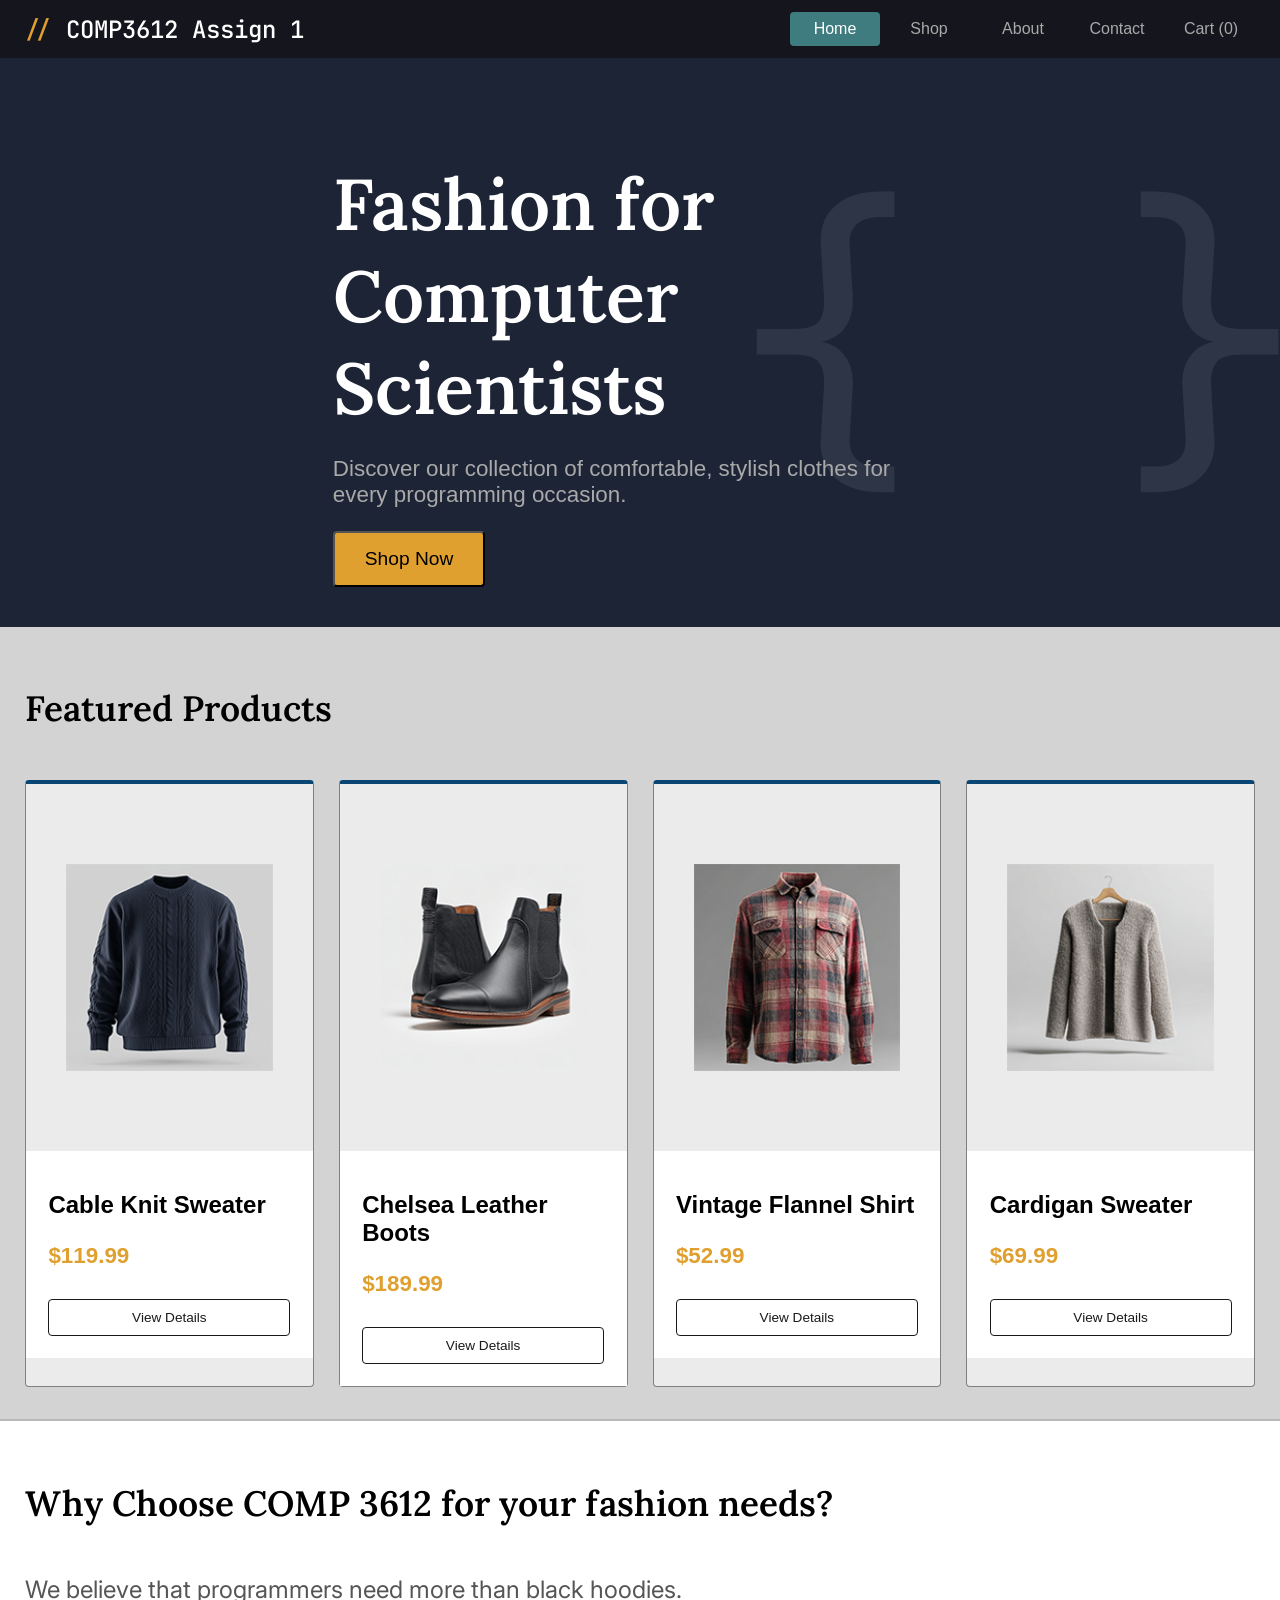
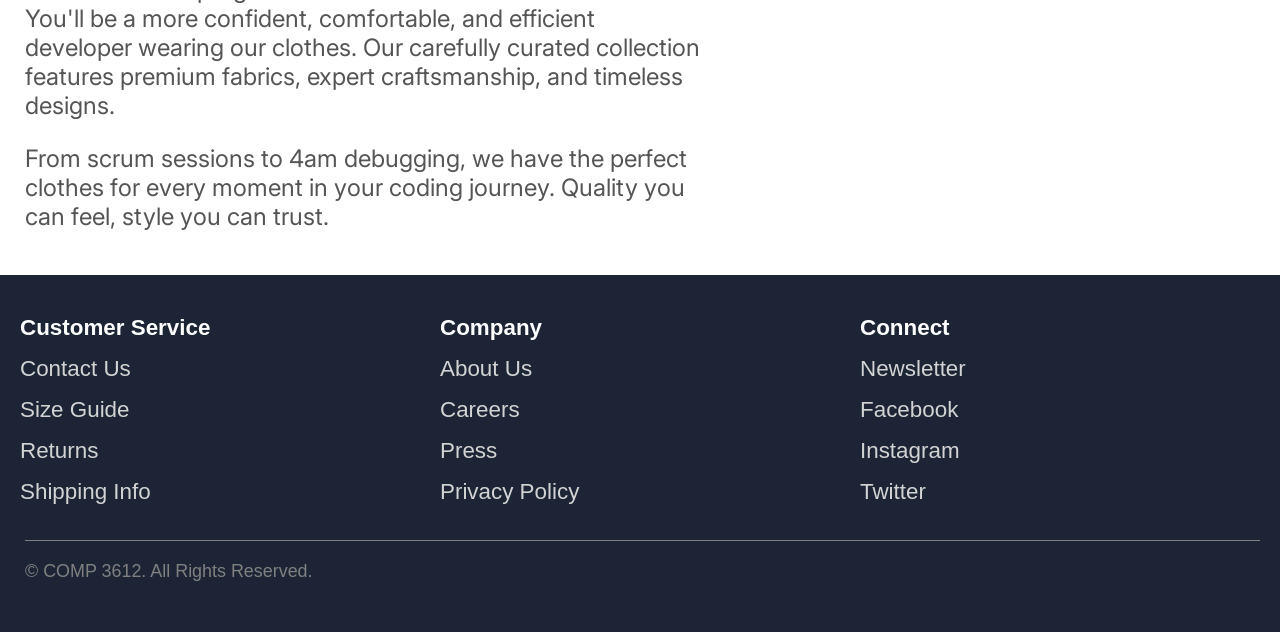
<file: index.html>
<!DOCTYPE html>
<html lang="en">
<head>
    <meta charset="UTF-8">
    <meta name="viewport" content="width=device-width, initial-scale=1">
    <title>COMP3612 Assign 1 | Home</title>
    <link rel="preconnect" href="https://fonts.googleapis.com">
    <link rel="preconnect" href="https://fonts.gstatic.com" crossorigin>
    <link href="https://fonts.googleapis.com/css2?family=Inter:wght@400;500;600&family=JetBrains+Mono:wght@400;500&family=Lora:wght@600&display=swap" rel="stylesheet">
    <link rel="stylesheet" href="styles.css">
</head>
<body>
    <header>
        <a class="title" href="index.html"><span class="highlight">// </span>COMP3612 Assign 1</a>
        <nav class="actions" aria-label="Main">
                <a href="index.html" class="active" aria-current="page">Home</a>
                <a href="#">Shop</a>
                <a href="about.html">About</a>
                <a href="#">Contact</a>
                <a href="#">Cart (0)</a>
        </nav>
    </header>

    <main>
        <section class="hero">
            <h1 class="hero-title">Fashion for Computer Scientists</h1>
            <p class="hero-description">Discover our collection of comfortable, stylish clothes for every programming occasion.</p>
            <button type="button" class="hero-button">Shop Now</button>
        </section>

        <section class="featured">
            <h2 class="section-title">Featured Products</h2>
            <div class="cards">
                <article class="card">
                    <figure class="thumbnail">
                        <img src="data/images/003-small-front.png" alt="Cable Knit Sweater">
                    </figure>
                    <div class="card-content">
                        <h3 class="product-name">Cable Knit Sweater</h3>
                        <p class="product-price">$119.99</p>
                        <div class="card-actions">
                            <a class="btn-details" href="product.html">View Details</a>
                        </div>
                    </div>
                </article>
                <article class="card">
                    <figure class="thumbnail">
                        <img src="data/images/008-small-front.png" alt="Chelsea Leather Boots">
                    </figure>
                    <div class="card-content">
                        <h3 class="product-name">Chelsea Leather Boots</h3>
                        <p class="product-price">$189.99</p>
                        <div class="card-actions">
                            <a class="btn-details" href="#">View Details</a>
                        </div>
                    </div>
                </article>
                <article class="card">
                    <figure class="thumbnail">
                        <img src="data/images/011-small-front.png" alt="Vintage Flannel Shirt">
                    </figure>
                    <div class="card-content">
                        <h3 class="product-name">Vintage Flannel Shirt</h3>
                        <p class="product-price">$52.99</p>
                        <div class="card-actions">
                            <a class="btn-details" href="#">View Details</a>
                        </div>
                    </div>
                </article>
                <article class="card">
                    <figure class="thumbnail">
                        <img src="data/images/009-small-front.png" alt="Cardigan Sweater">
                    </figure>
                    <div class="card-content">
                        <h3 class="product-name">Cardigan Sweater</h3>
                        <p class="product-price">$69.99</p>
                        <div class="card-actions">
                            <a class="btn-details" href="#">View Details</a>
                        </div>
                    </div>
                </article>
            </div>
        </section>

        <section class="about">
            <h2 class="section-title">Why Choose COMP 3612 for your fashion needs?</h2>
            <p class="description">We believe that programmers need more than black hoodies. You'll be a more confident, comfortable, and efficient developer wearing our clothes. Our carefully curated collection features premium fabrics, expert craftsmanship, and timeless designs.</p>
            <p class="description">From scrum sessions to 4am debugging, we have the perfect clothes for every moment in your coding journey. Quality you can feel, style you can trust.</p>
        </section>
    </main>

    <footer>
        <nav class="footer-links" aria-label="Footer">
            <div>
                <h2>Customer Service</h2>
                <ul>
                    <li><a href="#">Contact Us</a></li>
                    <li><a href="#">Size Guide</a></li>
                    <li><a href="#">Returns</a></li>
                    <li><a href="#">Shipping Info</a></li>
                </ul>
            </div>
            <div>
                <h2>Company</h2>
                <ul>
                    <li><a href="about.html">About Us</a></li>
                    <li><a href="#">Careers</a></li>
                    <li><a href="#">Press</a></li>
                    <li><a href="#">Privacy Policy</a></li>
                </ul>
            </div>
            <div>
                <h2>Connect</h2>
                <ul>
                    <li><a href="#">Newsletter</a></li>
                    <li><a href="#">Facebook</a></li>
                    <li><a href="#">Instagram</a></li>
                    <li><a href="#">Twitter</a></li>
                </ul>
            </div>
        </nav>
        <p class="copyright-text">&copy; COMP 3612. All Rights Reserved.</p>
    </footer>
</body>
</html>
</file>
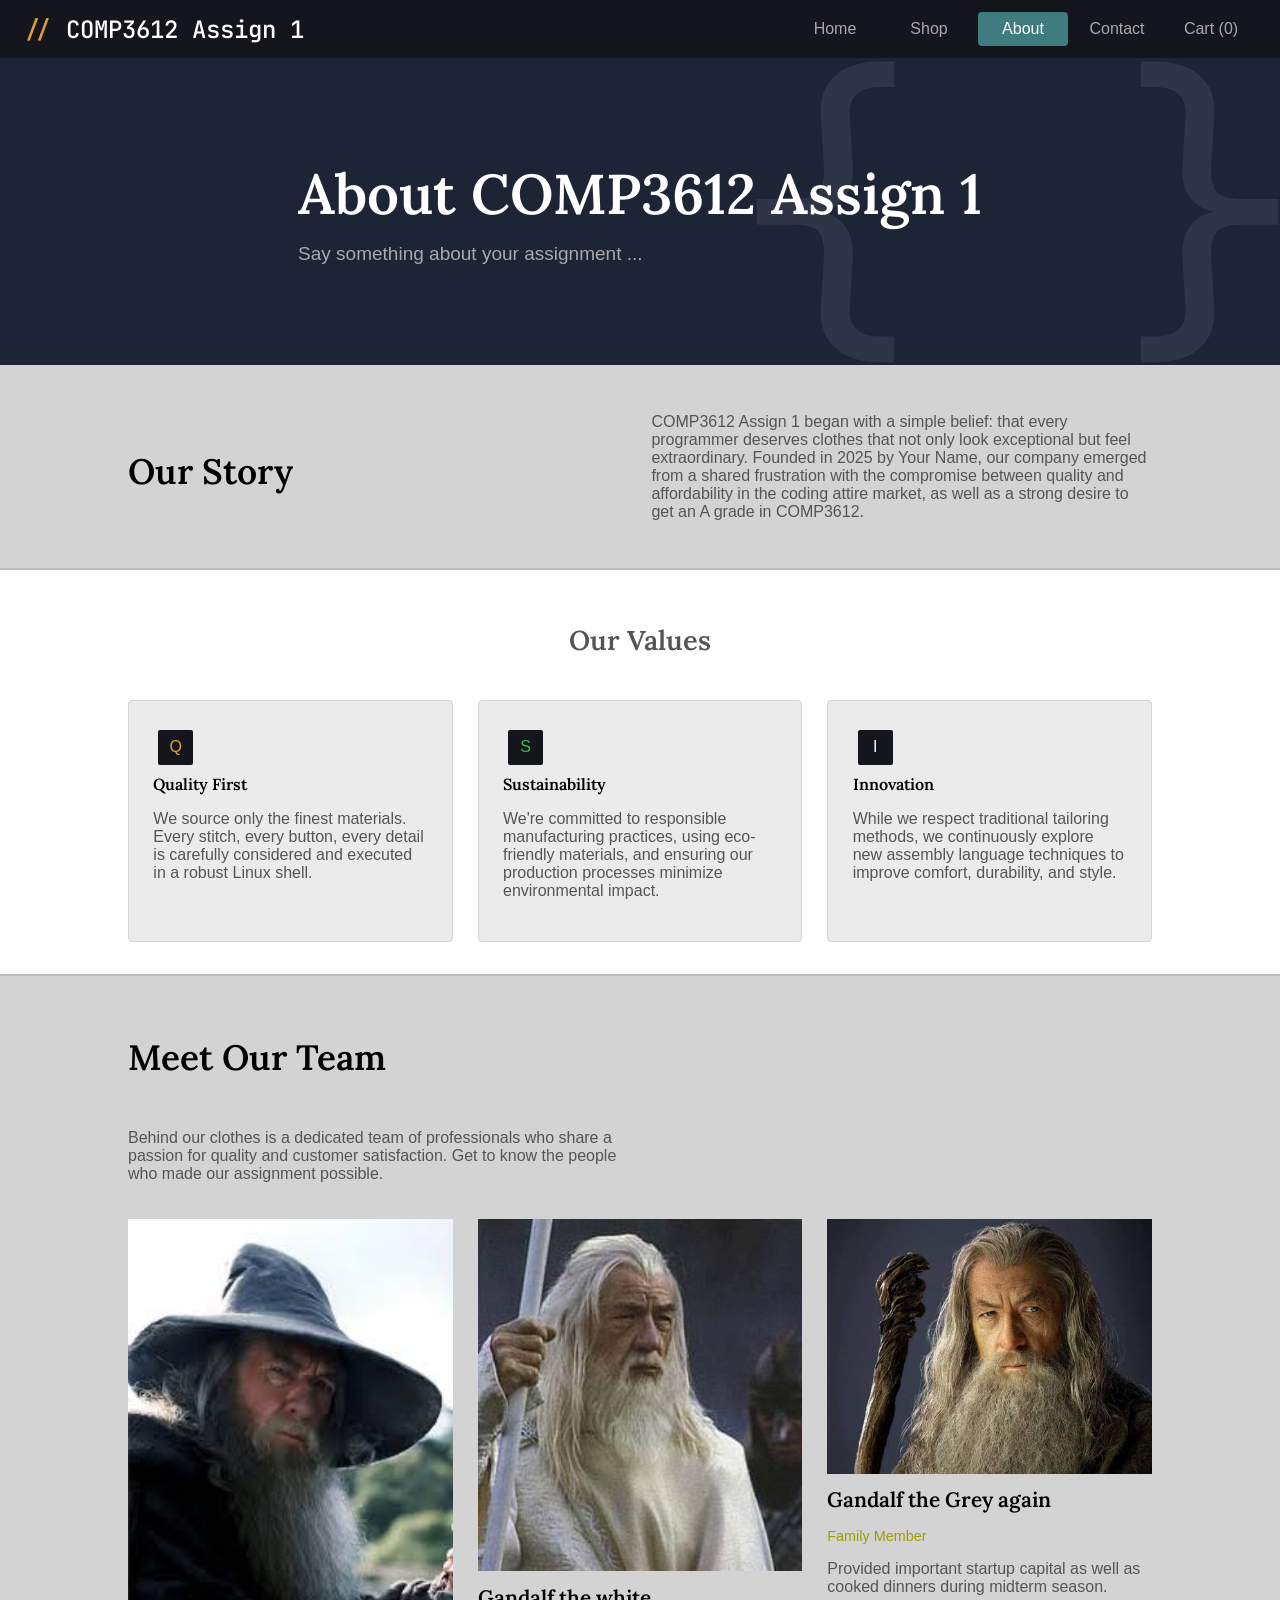
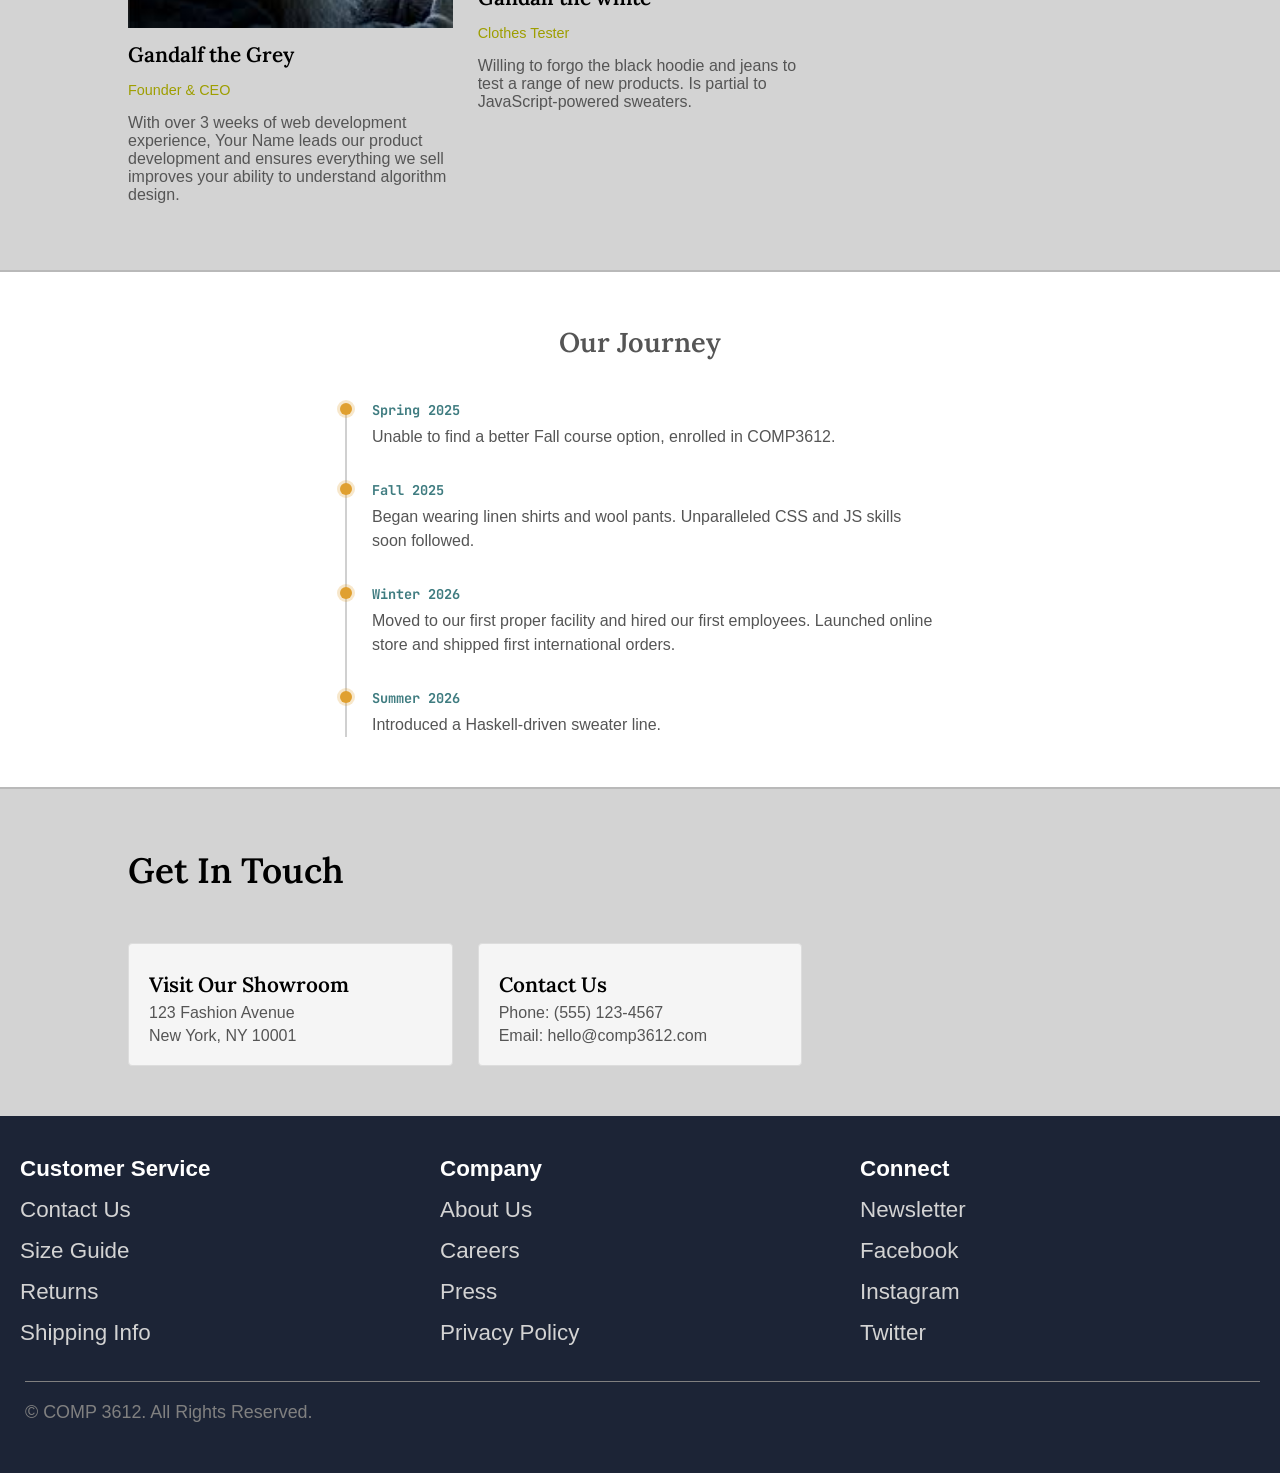
<file: about.html>
<!DOCTYPE html>
<html lang="en">
<head>
    <meta charset="UTF-8">
    <meta name="viewport" content="width=device-width, initial-scale=1">
    <title>About | COMP3612 Assign 1</title>
    <link rel="preconnect" href="https://fonts.googleapis.com">
    <link rel="preconnect" href="https://fonts.gstatic.com" crossorigin>
    <link href="https://fonts.googleapis.com/css2?family=Inter:wght@400;500;600&family=JetBrains+Mono:wght@400;500&family=Lora:wght@600&display=swap" rel="stylesheet">
    <link rel="stylesheet" href="styles.css">
</head>
<body>
    <header>
        <a class="title" href="index.html"><span class="highlight">// </span>COMP3612 Assign 1</a>
        <nav class="actions" aria-label="Main">
                <a href="index.html">Home</a>
                <a href="#">Shop</a>
                <a href="about.html" class="active" aria-current="page">About</a>
                <a href="#">Contact</a>
                <a href="#">Cart (0)</a>
        </nav>
    </header>

    <main>
        <section class="hero hero-about">
            <h1 class="hero-title">About COMP3612 Assign 1</h1>
            <p class="hero-description">Say something about your assignment ...</p>
        </section>

        <section class="story">
            <h2 class="section-title">Our Story</h2>
            <p>COMP3612 Assign 1 began with a simple belief: that every programmer deserves clothes that not only look exceptional but feel extraordinary. Founded in 2025 by Your Name, our company emerged from a shared frustration with the compromise between quality and affordability in the coding attire market, as well as a strong desire to get an A grade in COMP3612.</p>
        </section>

        <section class="values">
            <h2 class="section-title">Our Values</h2>
            <div class="cards">
                <article class="card-values">
                    <span class="value-icon quality" aria-hidden="true">Q</span>
                    <h3 class="about-title">Quality First</h3>
                    <p class="about-description">We source only the finest materials. Every stitch, every button, every detail is carefully considered and executed in a robust Linux shell.</p>
                </article>
                <article class="card-values">
                    <span class="value-icon sustainability" aria-hidden="true">S</span>
                    <h3 class="about-title">Sustainability</h3>
                    <p class="about-description">We're committed to responsible manufacturing practices, using eco-friendly materials, and ensuring our production processes minimize environmental impact.</p>
                </article>
                <article class="card-values">
                    <span class="value-icon innovation" aria-hidden="true">I</span>
                    <h3 class="about-title">Innovation</h3>
                    <p class="about-description">While we respect traditional tailoring methods, we continuously explore new assembly language techniques to improve comfort, durability, and style.</p>
                </article>
            </div>
        </section>

        <section class="team">
            <h2 class="section-title">Meet Our Team</h2>
            <p class="team-body">Behind our clothes is a dedicated team of professionals who share a passion for quality and customer satisfaction. Get to know the people who made our assignment possible.</p>
            <div class="cards">
                <article class="card-team">
                    <figure class="thumbnail-team">
                        <img src="data/images/portrait1.jfif" alt="Gandalf the Grey">
                    </figure>
                    <h3 class="team-name">Gandalf the Grey</h3>
                    <p class="team-title">Founder &amp; CEO</p>
                    <p class="team-description">With over 3 weeks of web development experience, Your Name leads our product development and ensures everything we sell improves your ability to understand algorithm design.</p>
                </article>
                <article class="card-team">
                    <figure class="thumbnail-team">
                        <img src="data/images/portrait2.jfif" alt="Gandalf the white">
                    </figure>
                    <h3 class="team-name">Gandalf the white</h3>
                    <p class="team-title">Clothes Tester</p>
                    <p class="team-description">Willing to forgo the black hoodie and jeans to test a range of new products. Is partial to JavaScript-powered sweaters.</p>
                </article>
                <article class="card-team">
                    <figure class="thumbnail-team">
                        <img src="data/images/portrait3.jfif" alt="Gandalf the Grey again">
                    </figure>
                    <h3 class="team-name">Gandalf the Grey again</h3>
                    <p class="team-title">Family Member</p>
                    <p class="team-description">Provided important startup capital as well as cooked dinners during midterm season.</p>
                </article>
            </div>
        </section>

        <section class="journey">
            <h2 class="section-title">Our Journey</h2>
            <ol class="timeline">
                <li class="timeline-item">
                    <p class="timeline-date">Spring 2025</p>
                    <p class="timeline-text">Unable to find a better Fall course option, enrolled in COMP3612.</p>
                </li>
                <li class="timeline-item">
                    <p class="timeline-date">Fall 2025</p>
                    <p class="timeline-text">Began wearing linen shirts and wool pants. Unparalleled CSS and JS skills soon followed.</p>
                </li>
                <li class="timeline-item">
                    <p class="timeline-date">Winter 2026</p>
                    <p class="timeline-text">Moved to our first proper facility and hired our first employees. Launched online store and shipped first international orders.</p>
                </li>
                <li class="timeline-item">
                    <p class="timeline-date">Summer 2026</p>
                    <p class="timeline-text">Introduced a Haskell-driven sweater line.</p>
                </li>
            </ol>
        </section>

        <section class="touch">
            <h2 class="section-title">Get In Touch</h2>
            <div class="cards">
                <article class="card-touch">
                    <h3 class="team-name">Visit Our Showroom</h3>
                    <address>
                        <p class="team-description">123 Fashion Avenue</p>
                        <p class="team-description">New York, NY 10001</p>
                    </address>
                </article>
                <article class="card-touch">
                    <h3 class="team-name">Contact Us</h3>
                    <address>
                        <p class="team-description">Phone: (555) 123-4567</p>
                        <p class="team-description">Email: hello@comp3612.com</p>
                    </address>
                </article>
            </div>
        </section>
    </main>

    <footer>
        <nav class="footer-links" aria-label="Footer">
            <div>
                <h2>Customer Service</h2>
                <ul>
                    <li><a href="#">Contact Us</a></li>
                    <li><a href="#">Size Guide</a></li>
                    <li><a href="#">Returns</a></li>
                    <li><a href="#">Shipping Info</a></li>
                </ul>
            </div>
            <div>
                <h2>Company</h2>
                <ul>
                    <li><a href="about.html">About Us</a></li>
                    <li><a href="#">Careers</a></li>
                    <li><a href="#">Press</a></li>
                    <li><a href="#">Privacy Policy</a></li>
                </ul>
            </div>
            <div>
                <h2>Connect</h2>
                <ul>
                    <li><a href="#">Newsletter</a></li>
                    <li><a href="#">Facebook</a></li>
                    <li><a href="#">Instagram</a></li>
                    <li><a href="#">Twitter</a></li>
                </ul>
            </div>
        </nav>
        <p class="copyright-text">&copy; COMP 3612. All Rights Reserved.</p>
    </footer>
</body>
</html>
</file>
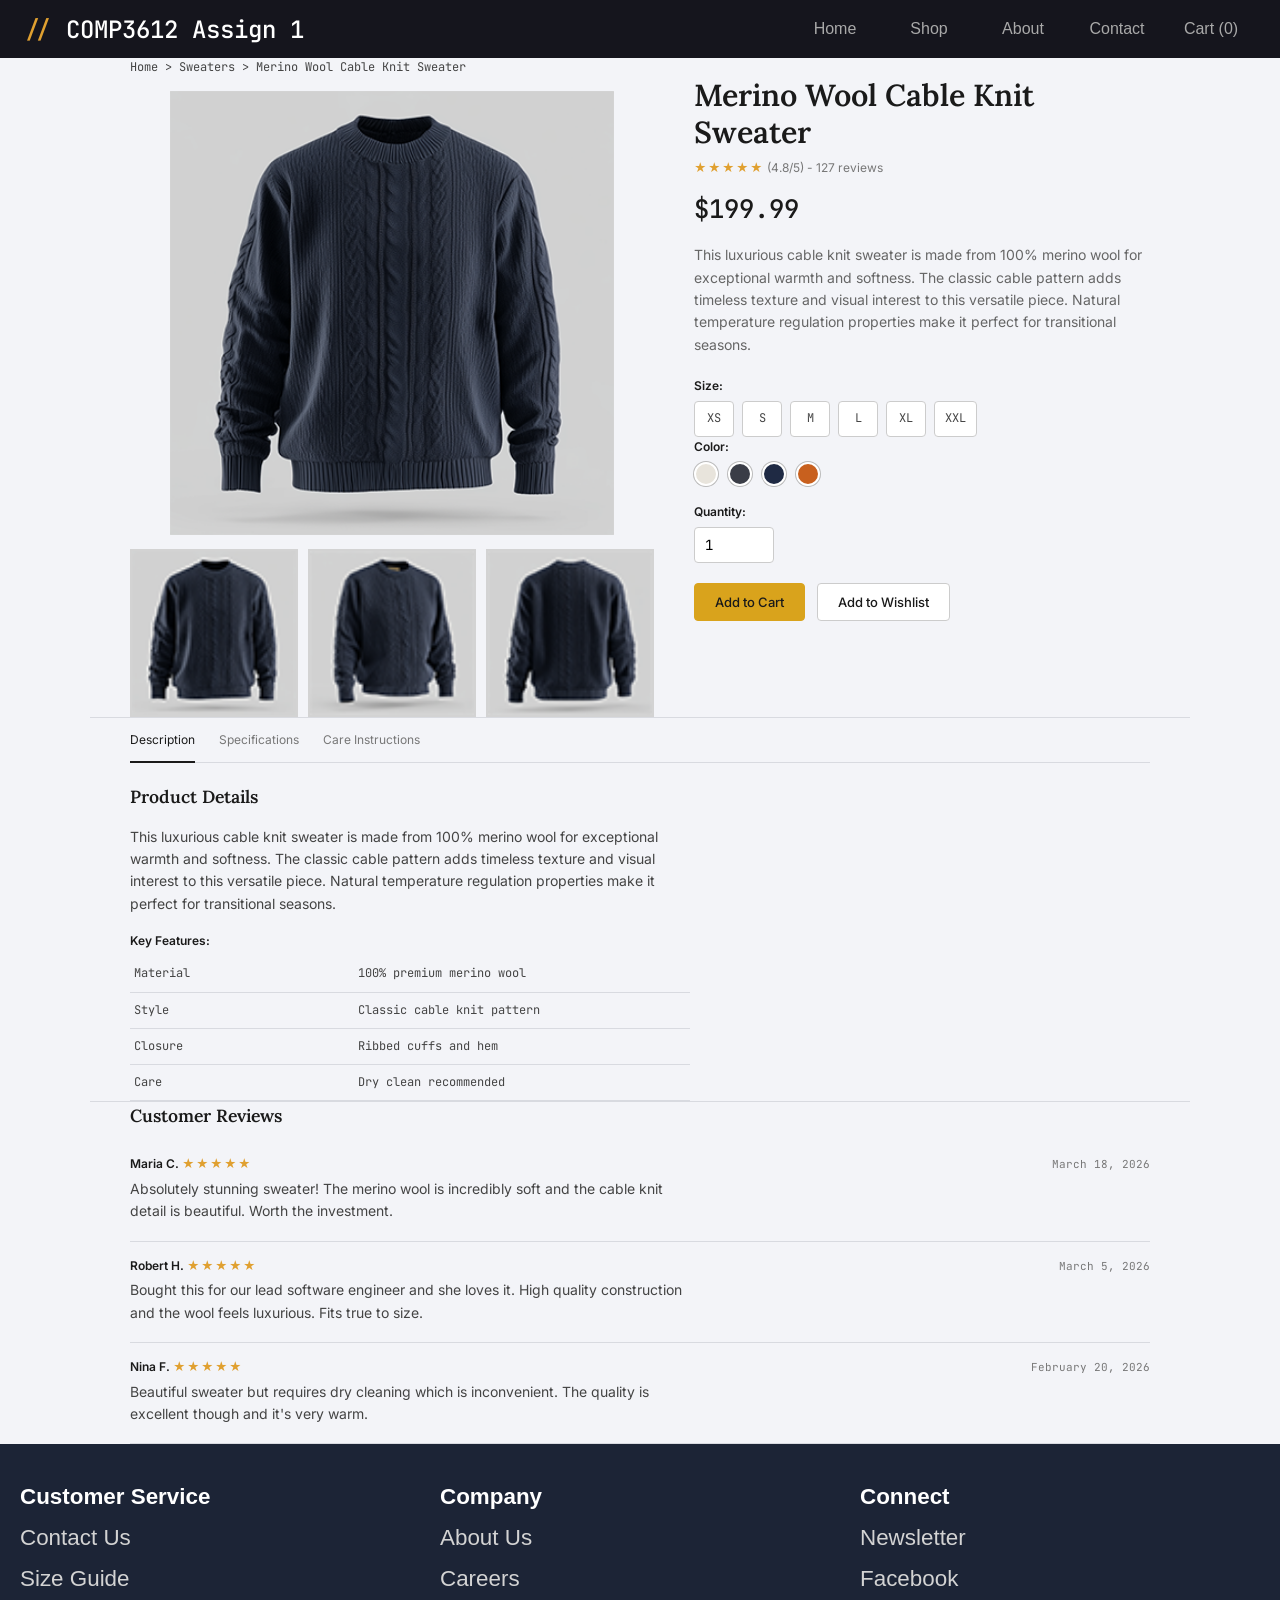
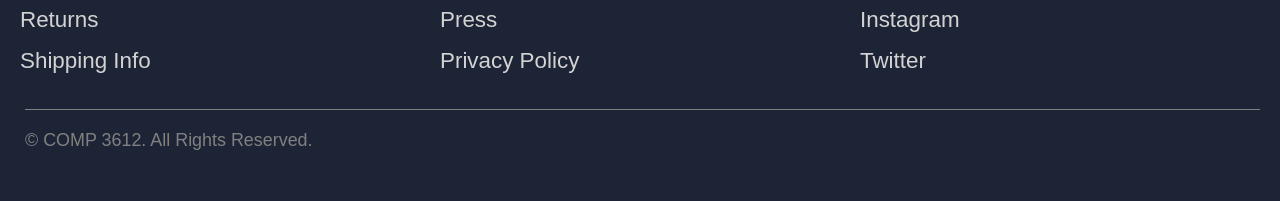
<file: product.html>
<!DOCTYPE html>
<html lang="en">
<head>
    <meta charset="UTF-8">
    <meta name="viewport" content="width=device-width, initial-scale=1">
    <title>Merino Wool Cable Knit Sweater | COMP3612 Assign 1</title>
    <link rel="preconnect" href="https://fonts.googleapis.com">
    <link rel="preconnect" href="https://fonts.gstatic.com" crossorigin>
    <link href="https://fonts.googleapis.com/css2?family=Inter:wght@400;500;600&family=JetBrains+Mono:wght@400;500&family=Lora:wght@600&display=swap" rel="stylesheet">
    <link rel="stylesheet" href="styles.css">
</head>
<body>
    <header>
        <a class="title" href="index.html"><span class="highlight">// </span>COMP3612 Assign 1</a>
        <nav class="actions" aria-label="Main">
                <a href="index.html">Home</a>
                <a href="#">Shop</a>
                <a href="about.html">About</a>
                <a href="#">Contact</a>
                <a href="#">Cart (0)</a>
        </nav>
    </header>

    <main class="product-page">

        <section class="path">
            <nav aria-label="Breadcrumb">
                <a href="index.html">Home</a> &gt;
                <a href="#">Sweaters</a> &gt;
                <span aria-current="page">Merino Wool Cable Knit Sweater</span>
            </nav>
        </section>

        <section class="item">
            <div class="gallery">
                <figure>
                    <img id="main-image" class="main-image" src="data/images/003-medium-front.png" alt="Merino wool cable knit sweater, front view">
                </figure>
                <div class="thumbs">
                    <img src="data/images/003-thumb-front.png" alt="Front view" class="thumb">
                    <img src="data/images/003-thumb-front-angle.png" alt="Angled front view" class="thumb">
                    <img src="data/images/003-thumb-back.png" alt="Back view" class="thumb">
                </div>
            </div>

            <!-- The Add to Cart button submits this form to the URL required by the assignment -->
            <form class="info" action="https://www.randyconnolly.com/tests/process.php" method="post">
                <h1 class="product-title">Merino Wool Cable Knit Sweater</h1>
                <p class="rating"><span class="stars" role="img" aria-label="4.8 out of 5 stars">★★★★★</span> (4.8/5) - 127 reviews</p>
                <p class="price">$199.99</p>
                <p class="blurb">This luxurious cable knit sweater is made from 100% merino wool for exceptional warmth and softness. The classic cable pattern adds timeless texture and visual interest to this versatile piece. Natural temperature regulation properties make it perfect for transitional seasons.</p>

                <fieldset class="option-group">
                    <legend>Size:</legend>
                    <div class="sizes">
                            <label class="size"><input type="radio" name="size" value="XS"><span>XS</span></label>
                            <label class="size"><input type="radio" name="size" value="S"><span>S</span></label>
                            <label class="size"><input type="radio" name="size" value="M"><span>M</span></label>
                            <label class="size"><input type="radio" name="size" value="L"><span>L</span></label>
                            <label class="size"><input type="radio" name="size" value="XL"><span>XL</span></label>
                            <label class="size"><input type="radio" name="size" value="XXL"><span>XXL</span></label>
                    </div>
                </fieldset>

                <fieldset class="option-group">
                    <legend>Color:</legend>
                    <div class="swatches">
                            <label class="swatch" title="Cream"><input type="radio" name="color" value="Cream" aria-label="Cream"><span style="--c:#e8e4dc"></span></label>
                            <label class="swatch" title="Charcoal"><input type="radio" name="color" value="Charcoal" aria-label="Charcoal"><span style="--c:#3a3d47"></span></label>
                            <label class="swatch" title="Navy"><input type="radio" name="color" value="Navy" aria-label="Navy"><span style="--c:#1f2a44"></span></label>
                            <label class="swatch" title="Rust"><input type="radio" name="color" value="Rust" aria-label="Rust"><span style="--c:#c8601e"></span></label>
                    </div>
                </fieldset>

                <label class="option-label" for="qty">Quantity:</label>
                <input id="qty" class="qty" type="number" name="quantity" min="1" value="1">

                <div class="buy-actions">
                    <button type="submit" class="btn-cart">Add to Cart</button>
                    <button type="button" class="btn-wishlist">Add to Wishlist</button>
                </div>
            </form>
        </section>

        <section class="details">
            <div class="tabs" role="tablist">
                <button type="button" class="tab active" role="tab" aria-selected="true" data-panel="panel-description">Description</button>
                <button type="button" class="tab" role="tab" aria-selected="false" data-panel="panel-specs">Specifications</button>
                <button type="button" class="tab" role="tab" aria-selected="false" data-panel="panel-care">Care Instructions</button>
            </div>

            <div id="panel-description" class="panel active" role="tabpanel">
                <h2>Product Details</h2>
                <p>This luxurious cable knit sweater is made from 100% merino wool for exceptional warmth and softness. The classic cable pattern adds timeless texture and visual interest to this versatile piece. Natural temperature regulation properties make it perfect for transitional seasons.</p>
                <p class="features-label">Key Features:</p>
                <table class="features">
                    <tbody>
                        <tr><th scope="row">Material</th><td>100% premium merino wool</td></tr>
                        <tr><th scope="row">Style</th><td>Classic cable knit pattern</td></tr>
                        <tr><th scope="row">Closure</th><td>Ribbed cuffs and hem</td></tr>
                        <tr><th scope="row">Care</th><td>Dry clean recommended</td></tr>
                    </tbody>
                </table>
            </div>

            <div id="panel-specs" class="panel" role="tabpanel">
                <h2>Specifications</h2>
                <table class="features">
                    <tbody>
                        <tr><th scope="row">Fit</th><td>Regular</td></tr>
                        <tr><th scope="row">Neckline</th><td>Crew neck</td></tr>
                        <tr><th scope="row">Weight</th><td>Medium weight</td></tr>
                        <tr><th scope="row">Origin</th><td>Imported</td></tr>
                    </tbody>
                </table>
            </div>

            <div id="panel-care" class="panel" role="tabpanel">
                <h2>Care Instructions</h2>
                <p>Dry clean recommended. If hand washing, use cold water and a wool-safe detergent, then lay flat to dry. Do not wring, tumble dry, or hang, as this stretches the knit.</p>
            </div>
        </section>

        <section class="reviews">
            <h2>Customer Reviews</h2>
            <article class="review">
                <div class="review-head">
                    <p class="reviewer">Maria C. <span class="stars" role="img" aria-label="5 out of 5 stars">★★★★★</span></p>
                    <time class="review-date" datetime="2026-03-18">March 18, 2026</time>
                </div>
                <p>Absolutely stunning sweater! The merino wool is incredibly soft and the cable knit detail is beautiful. Worth the investment.</p>
            </article>
            <article class="review">
                <div class="review-head">
                    <p class="reviewer">Robert H. <span class="stars" role="img" aria-label="5 out of 5 stars">★★★★★</span></p>
                    <time class="review-date" datetime="2026-03-05">March 5, 2026</time>
                </div>
                <p>Bought this for our lead software engineer and she loves it. High quality construction and the wool feels luxurious. Fits true to size.</p>
            </article>
            <article class="review">
                <div class="review-head">
                    <p class="reviewer">Nina F. <span class="stars" role="img" aria-label="5 out of 5 stars">★★★★★</span></p>
                    <time class="review-date" datetime="2026-02-20">February 20, 2026</time>
                </div>
                <p>Beautiful sweater but requires dry cleaning which is inconvenient. The quality is excellent though and it's very warm.</p>
            </article>
        </section>
    </main>

    <footer>
        <nav class="footer-links" aria-label="Footer">
            <div>
                <h2>Customer Service</h2>
                <ul>
                    <li><a href="#">Contact Us</a></li>
                    <li><a href="#">Size Guide</a></li>
                    <li><a href="#">Returns</a></li>
                    <li><a href="#">Shipping Info</a></li>
                </ul>
            </div>
            <div>
                <h2>Company</h2>
                <ul>
                    <li><a href="about.html">About Us</a></li>
                    <li><a href="#">Careers</a></li>
                    <li><a href="#">Press</a></li>
                    <li><a href="#">Privacy Policy</a></li>
                </ul>
            </div>
            <div>
                <h2>Connect</h2>
                <ul>
                    <li><a href="#">Newsletter</a></li>
                    <li><a href="#">Facebook</a></li>
                    <li><a href="#">Instagram</a></li>
                    <li><a href="#">Twitter</a></li>
                </ul>
            </div>
        </nav>
        <p class="copyright-text">&copy; COMP 3612. All Rights Reserved.</p>
    </footer>

    <script>
        // Tabs
        document.querySelectorAll('.tab').forEach(tab => {
            tab.addEventListener('click', () => {
                document.querySelectorAll('.tab').forEach(t => {
                    t.classList.remove('active');
                    t.setAttribute('aria-selected', 'false');
                });
                document.querySelectorAll('.panel').forEach(p => p.classList.remove('active'));
                tab.classList.add('active');
                tab.setAttribute('aria-selected', 'true');
                document.getElementById(tab.dataset.panel).classList.add('active');
            });
        });

        // Thumbnails swap the main image
        document.querySelectorAll('.thumb').forEach(thumb => {
            thumb.addEventListener('click', () => {
                document.getElementById('main-image').src = thumb.src;
            });
        });
    </script>
</body>
</html>
</file>
<file: styles.css>
body {
  font-family: Arial;
  margin: 0;
  padding: 0;
  font-size: 16px;
}

header {
  display: flex;
  flex-wrap: wrap;
  gap: 12px;
  justify-content: space-between; /* logo left, buttons right */
  align-items: center;            /* vertically center everything */
  padding: 12px 24px;
  background-color: #15151d;
  color: white;
}

header .title {
  text-decoration: none;
  font-family: 'JetBrains Mono', 'Fira Code', Consolas, monospace;
  font-weight: 500;
  font-size: 1.5rem;
  color: #fff;
}

header .highlight {
  color: #e0a030;
}




/* Header navigation links.
   CREDIT: written with help from Claude (Anthropic). Prompt: "update files to match the program specs"
   (assignment requires header items to be links with a hover colour change). */
header .actions {
  display: flex;
  flex-wrap: wrap;
  gap: 4px;
}

header .actions a {
  display: inline-block;
  min-width: 90px;
  box-sizing: border-box;
  padding: 8px 12px;
  text-align: center;
  text-decoration: none;
  color: darkgray;
  font-size: 16px;
  border-radius: 4px;
}

header .actions a:hover,
header .title:hover .highlight {
  color: #e0a030;           /* hover: text colour changes */
}

header .actions a.active {  /* current page (Home on index, About on about) */
  background-color: rgb(63, 124, 128);
  color: white;
}

header .actions a.active:hover {
  color: #e0a030;
}

main {
  display: flex;
  flex-direction: column;
  gap: 0;
  background-color: #f5f5f5;
  min-height: 400px; /* Ensure main content area has a minimum height */
}

.hero-title {
  font-family: 'Lora', Georgia, serif;
  font-weight: 600;
  font-size: 4.5rem;
  padding-right: 25%;
  color: #fff;
  margin-bottom: 0;
}
.hero {
  position: relative;           /* AI helped with this curly bracket thing */
  overflow: hidden;             /* AI helped with this curly bracket thing */
  background-color: #1c2436;
  color: darkgray;
  padding: 40px 26%;
  font-size: 1.4em;
}

.hero::after {
  content: "{ }";               /* AI helped with this curly bracket thing */
  position: absolute;           /* AI helped with this curly bracket thing */
  top: 50%;                     /* AI helped with this curly bracket thing */
  right: -2%;                   /* AI helped with this curly bracket thing */
  transform: translateY(-50%);  /* AI helped with this curly bracket thing */
  font-family: 'JetBrains Mono', Consolas, monospace;   /* AI helped with this curly bracket thing */
  font-size: 20rem;             /* AI helped with this curly bracket thing */
  line-height: 1;               /* AI helped with this curly bracket thing */
  color: rgba(255, 255, 255, 0.08);   /* AI helped with this curly bracket thing */
  pointer-events: none;         /* AI helped with this curly bracket thing */
  z-index: 0;
}

.hero > * {
  position: relative;           /* AI helped with this curly bracket thing */
  z-index: 1;                   /* AI helped with this curly bracket thing */
}
.hero-button{
  background-color: #e0a030;
  padding:15px 30px;
  border-radius: 4px;
  font-size: 1.2rem;
}

/* Smaller centred banner on the About page (reuses .hero and its curly-bracket background).
   CREDIT: written with help from Claude (Anthropic). Prompt: "update files to match the program specs". */
.hero-about {
  display: grid;
  justify-content: center;   /* centres the title block on the page */
  text-align: left;          /* but the caption lines up with the title's left edge */
  padding: 100px 10%;
}

.hero-about .hero-title {
  font-size: 3.5rem;
  padding-right: 0;
  margin: 0 0 0.25em;
}

.hero-about .hero-description {
  margin: 0;
  font-size: 0.85em;
}

.section-title{
  font-family: 'Lora', Georgia, serif;
  font-weight: 600;
  display: block;
  padding-top: 30px;
  padding-bottom: 20px;
  font-size: 2.2rem;
}

section.featured {
  background-color: lightgray;
  padding-left: 25px;
  padding-right: 25px;
  border-bottom: 2px solid rgb(185, 185, 185)
}

.description {
  width: 55%;
}

.card {
  background: rgb(235, 235, 235);
  margin-bottom: 2em;
  padding: 0;
  width: auto;
  border-radius: 4px;
  border:gray 1px solid;
  border-top: 4px solid rgb(10, 70, 115);
}

.card-content {
  padding-top: 1em;
  padding-bottom: 0;
  padding-left: 1.4em;
  padding-right: 1.4em;
  background-color: white;
}

.card-actions {
  display: flex;
  justify-content: space-between;
  flex-wrap: wrap;
  padding: 0.5em 0 1.4em 0;
  background-color: white;
}

.container {
  display: flex;
  align-items: center;
  justify-content: center;
}

.cards {
  display: grid;
  grid-template-columns: repeat(auto-fit, minmax(220px, 1fr));
  gap: 25px;
}

.card img {
  display: block;   
  width: 100%; 
  height: auto;
  margin: 80px auto; 
}

.card:hover {
  border: 1px solid #1a1a1a ;
  border-top: 4px solid rgb(185, 182, 0);
  box-shadow: 0 0 0 1px #1a1a1a;
}

.card:hover img {
  filter: saturate(150%);
}

.card .btn-details {
  display: block;
  text-align: center;
  text-decoration: none;
  font-size: 0.85rem;
  width: 100%;
  box-sizing: border-box;
  padding: 10px 0;
  background: white;
  color: #1a1a1a;
  border: 1px solid #1a1a1a;
  border-radius: 4px;
  cursor: pointer;
}

.card:hover .btn-details {
  background-color: #1a1a1a;
  color: white;
}

.product-name {
  font-weight: bold;
  font-size: 1.5em;
}

.product-price {
  font-weight: bold;
  color: #e0a030;
  font-size: 1.4em;
}

.about {
  padding-left: 10%;
  background-color: white;
  padding-left: 25px;
  padding-right: 25px;
  padding-bottom: 20px;
  font-size: 1.5em;
}

.description {
  font-family: 'Inter', Arial, sans-serif;
  color: #555;
}

.story {
  background-color: lightgray;
  padding: 25px 10%;
  border-bottom: 2px solid rgb(185, 185, 185);
  display: flex;
  flex-wrap: nowrap;
  align-items: center;
  gap: 35%
}

.story p{
  flex: 1;
  color: #555;
}

.story .section-title{
  flex-shrink: 0;
}

.values{
  background-color: white;
  padding-left: 10%;
  padding-right: 10%;
  border-bottom: 2px solid rgb(185, 185, 185)
}

.values .section-title{
  text-align: center;
  font-size: 1.7rem;
  color: #555;
}

.card-values{
  background: rgb(235, 235, 235);
  margin-bottom: 2em;
  padding: 7.5%;
  width: auto;
  border-radius: 4px;
  border:lightgray 1px solid;
}

.value-icon {   /* ai made the formatting on this better. prompt: "old code" how do I clean this up */
  display: flex;
  align-items: center;
  justify-content: center;
  width: 35px;
  height: 35px;
  margin: 5px;
  border-radius: 2px;
  background-color: #15151d; 
}

/* knowing I can do this came from the prior AI prompt*/
.value-icon.quality        { color: #e0a030; }
.value-icon.sustainability { color: #3fb950; }
.value-icon.innovation     { color: white; }

.about-title,
.team-name {
  font-family: 'Lora', Georgia, serif;
  font-weight: 600;
  margin: 0.6em 0 0.3em;
}

.about-title{
  color: black;
  font-size: 1em;
}

.about-description{
  color: #555;
}

.team{
  background-color: lightgray;
  padding-left: 10%;
  padding-right: 10%;
  padding-bottom: 50px;
  border-bottom: 2px solid rgb(185, 185, 185)
}


.card-team{
  background-color: lightgray;
}

.touch .cards {
  /* Three equal columns (two cards + an empty slot) on wide screens, fewer columns when narrow.
     The empty slot is done in CSS, so no blank <article> is needed in the HTML. */
  grid-template-columns: repeat(auto-fill, minmax(max(220px, calc((100% - 50px) / 3 - 1px)), 1fr));
}

.card-touch address {
  font-style: normal;
}

.card-touch p {
  margin: 0.3em 0;
  overflow-wrap: anywhere;
}

.thumbnail-team {
  margin: 0;
}

.card-team img {
  display: block;   
  width: 100%; 
  height: auto;
}

.team-body{
  padding-right: 50%;
  padding-bottom: 20px;
  color: #555;
}
.team-name{
  font-size: 1.3em;
  color: black;
}

.team-title{
  font-size: 0.9em;
  color: rgb(158, 158, 0);
}

.team-description{
  font-size: 1em;
  color: #555;
}

.journey{
  background-color: white;
  padding-left: 10%;
  padding-right: 10%;
  border-bottom: 2px solid rgb(185, 185, 185)
}
.journey .section-title{
  text-align: center;
  font-size: 1.7em;
  color: #555;
}

.touch{
  background-color: lightgray;
  padding-left: 10%;
  padding-right: 10%;
  padding-bottom: 50px;
}

.touch .section-title{
  flex-shrink: 0;
}


/* ===== Timeline =====
   CREDIT: the timeline was written with help from Claude (Anthropic).
   Prompt: "how do I make something like this timeline" (screenshot of the timeline page). */
.timeline {
  list-style: none;       /* remove the numbers */
  margin: 0 auto;
  padding: 0;
  max-width: 600px;       /* keeps the timeline narrow and centered */
  position: relative;     /* the line is positioned relative to this */
}

.timeline-item:last-child {
  margin-bottom: 0;       /* no gap after the last entry */
}

.journey {
  padding-bottom: 50px;   /* spacing below the timeline now lives here */
}

.timeline::before {
  content: "";
  position: absolute;
  left: 5px;              /* centers it under the 12px dots */
  top: 8px;
  bottom: 0;
  width: 2px;
  background-color: #d0d0d0;
}

.timeline-item {
  position: relative;     /* the dot is positioned relative to each item */
  padding-left: 32px;     /* makes room for the line and dot */
  margin-bottom: 32px;
}

/* the dot */
.timeline-item::before {
  content: "";
  position: absolute;
  left: 0;
  top: 2px;
  width: 12px;
  height: 12px;
  border-radius: 50%;
  background-color: #e0a030;
  box-shadow: 0 0 0 3px rgba(224, 160, 48, 0.25);  /* the soft glow ring */
}

.timeline-date {
  margin: 0 0 6px 0;
  font-family: 'JetBrains Mono', Consolas, monospace;
  font-size: 0.85em;
  font-weight: bold;
  color: rgb(63, 124, 128);
}

.timeline-text {
  margin: 0;
  color: #555;
  line-height: 1.5;
}

.card-touch{
  background-color: #f5f5f5;
  border: 1px solid #ddd;
  border-radius: 4px;
  padding: 15px 20px;
}


footer {
  background-color: #1c2436;
  color: darkgray;
  padding: 40px 20px;
  font-size: 1.4em;
}

footer .copyright-text {
  border-top: 1px solid gray;
  color: gray;
  padding-top: 20px;
  margin: 20px 0 10px 5px;
  font-size: 0.8em;
}

.footer-links {
  display: grid;
  grid-template-columns: repeat(3, 1fr);
  gap: 20px;
}

.footer-links h2 {
  margin: 0 0 15px;
  font-size: 1em;
  color: white;
}

.footer-links ul {
  list-style: none;
  margin: 0;
  padding: 0;
}

.footer-links li {
  margin-bottom: 15px;
}

.footer-links a {
  color: lightgray;
  text-decoration: none;
}

.footer-links a:hover {
  color: #e0a030;
}


/* ===== Product page =====
   CREDIT: the product page styles were written with help from Claude (Anthropic).
   Prompt: "I need to make everything in the picture" (screenshot of the product page), then
   "update files to match the program specs". */
.product-page,
.product-page *,
.product-page *::before,
.product-page *::after {
  box-sizing: border-box;   /* padding and borders count inside widths */
}

.product-page {
  font-family: 'Inter', Arial, sans-serif;
  color: #444;
  background-color: #f3f4f8;
  font-size: 14px;
  line-height: 1.6;
}

.product-page > section {
  width: 100%;
  max-width: 1100px;
  margin: 0 auto;
  padding: 0 40px;
}

.product-page a {
  color: inherit;
  text-decoration: none;
}

.product-page h1,
.product-page h2 {
  font-family: 'Lora', Georgia, serif;
  font-weight: 600;
  color: #1a1a1a;
}

.stars {
  color: #e0a030;
  letter-spacing: 1px;
}

/* ---- Breadcrumb ---- */
.path {
  padding-top: 16px;
  padding-bottom: 16px;
  font-family: 'JetBrains Mono', Consolas, monospace;
  font-size: 12px;
}

/* ---- Gallery + info ---- */
.item {
  display: grid;
  grid-template-columns: minmax(0, 1.15fr) minmax(0, 1fr);
  gap: 40px;
  padding-bottom: 40px;
}

.main-image {
  display: block;
  width: 100%;
  height: auto;
  background: #d3d3d3;
}

.thumbs {
  display: grid;
  grid-template-columns: repeat(3, 1fr);
  gap: 10px;
  margin-top: 10px;
}

.thumb {
  width: 100%;
  height: auto;
  display: block;
  background: #d3d3d3;
  cursor: pointer;
  border: 2px solid transparent;
}

.thumb:hover {
  border-color: #1a1a1a;
}

.product-title {
  font-size: 1.9rem;
  line-height: 1.2;
  margin: 0 0 8px;
}

.rating {
  margin: 0 0 12px;
  font-size: 12px;
  color: #777;
}

.price {
  font-family: 'JetBrains Mono', Consolas, monospace;
  font-size: 1.6rem;
  font-weight: 500;
  color: #1a1a1a;
  margin: 0 0 14px;
}

.blurb {
  color: #666;
  margin: 0 0 20px;
}

.option-label {
  display: block;
  margin: 16px 0 6px;
  font-size: 12px;
  font-weight: 600;
  color: #1a1a1a;
}

/* Size and colour are radio inputs (so they submit with the form), styled as buttons / circles */
.option-group {
  border: 0;
  margin: 0;
  padding: 0;
  min-width: 0;
}

.option-group legend {
  padding: 0;
  margin: 16px 0 6px;
  font-size: 12px;
  font-weight: 600;
  color: #1a1a1a;
}

.sizes,
.swatches {
  display: flex;
  flex-wrap: wrap;
  gap: 8px;
}

.size,
.swatch {
  position: relative;
  cursor: pointer;
}

.size input,
.swatch input {
  position: absolute;
  inset: 0;
  width: 100%;
  height: 100%;
  margin: 0;
  opacity: 0;
  cursor: pointer;
}

.size span {
  display: block;
  min-width: 40px;
  padding: 7px 10px;
  background: white;
  border: 1px solid #ccc;
  border-radius: 4px;
  text-align: center;
  font-family: 'JetBrains Mono', Consolas, monospace;
  font-size: 12px;
}

.size:hover span {
  border-color: #1a1a1a;
}

.size input:checked + span {
  background: #1a1a1a;
  color: white;
  border-color: #1a1a1a;
}

.swatch {
  margin-right: 2px;
}

.swatch span {
  display: block;
  width: 24px;
  height: 24px;
  border: 2px solid white;
  border-radius: 50%;
  background: var(--c);
  box-shadow: 0 0 0 1px #bbb;   /* thin ring that doesn't change the size */
}

.swatch input:checked + span {
  box-shadow: 0 0 0 2px #1a1a1a;
}

.size input:focus-visible + span,
.swatch input:focus-visible + span {
  outline: 2px solid #e0a030;
  outline-offset: 2px;
}

.qty {
  width: 80px;
  padding: 8px 10px;
  border: 1px solid #ccc;
  border-radius: 4px;
  background: white;
  font-family: 'JetBrains Mono', Consolas, monospace;
  font-size: 14px;
}

.buy-actions {
  display: flex;
  gap: 12px;
  margin-top: 20px;
}

.btn-cart,
.btn-wishlist {
  padding: 10px 20px;
  border-radius: 4px;
  font-family: inherit;
  font-size: 13px;
  font-weight: 500;
  cursor: pointer;
}

.btn-cart {
  background: #d9a31c;
  border: 1px solid #d9a31c;
  color: #1a1a1a;
}

.btn-cart:hover {
  background: #c18f12;
}

.btn-wishlist {
  background: white;
  border: 1px solid #ccc;
  color: #1a1a1a;
}

.btn-wishlist:hover {
  border-color: #1a1a1a;
}

.details {
  border-top: 1px solid #d8dae0;   /* the divider across the page */
  padding-top: 0;
  padding-bottom: 32px;
}

.tabs {
  display: flex;
  gap: 24px;
  margin-bottom: 20px;
  border-bottom: 1px solid #d8dae0;
}

.tab {
  padding: 14px 0;
  background: none;
  border: none;
  border-bottom: 2px solid transparent;
  margin-bottom: -1px;             /* sits on top of the tab bar line */
  font-family: inherit;
  font-size: 12px;
  color: #777;
  cursor: pointer;
}

.tab.active {
  color: #1a1a1a;
  border-bottom-color: #1a1a1a;
}

.panel {
  display: none;
  max-width: 560px;
}

.panel.active {
  display: block;
}

.panel h2,
.reviews h2 {
  font-size: 1.1rem;
  margin: 0 0 10px;
}

.features-label {
  font-size: 12px;
  font-weight: 600;
  color: #1a1a1a;
  margin: 16px 0 6px;
}

.features {
  width: 100%;
  border-collapse: collapse;
  font-family: 'JetBrains Mono', Consolas, monospace;
  font-size: 12px;
}

.features th,
.features td {
  padding: 8px 4px;
  text-align: left;
  font-weight: normal;
  border-bottom: 1px solid #d8dae0;
}

.features th {
  width: 40%;
}

.reviews {
  border-top: 1px solid #d8dae0;
  padding-top: 24px;
  padding-bottom: 48px;
}

.review {
  padding: 14px 0 18px;
  border-bottom: 1px solid #d8dae0;
}

.review p {
  margin: 4px 0 0;
  max-width: 560px;
}

.review-head {
  display: flex;
  justify-content: space-between;   
  align-items: baseline;
}

.review-head p {
  margin: 0;
}

.reviewer {
  font-size: 12px;
  font-weight: 600;
  color: #1a1a1a;
}

.review-date {
  font-family: 'JetBrains Mono', Consolas, monospace;
  font-size: 11px;
  color: #777;
}

/* ---- Small screens: stack the gallery above the info ---- */
@media screen and (max-width: 768px) {
  .item {
    grid-template-columns: 1fr;
  }

  .product-page > section {
    padding: 0 20px;
  }
}


@media screen and (max-width: 480px) {
    :root {
        --card-font-size: 100%;
        --header-font-size: 24px;
        --header-height: 4em;
    }

    .card {
        width: 100%;
    }
}


/* styles for tablet portrait and mobile landscape screens */
@media screen and (min-width: 481px) and (max-width: 768px) {
    :root {
        --card-font-size: 100%;
        --header-height: 5em;
    }

    .card {
        width: 45%;
    }
}
</file>
